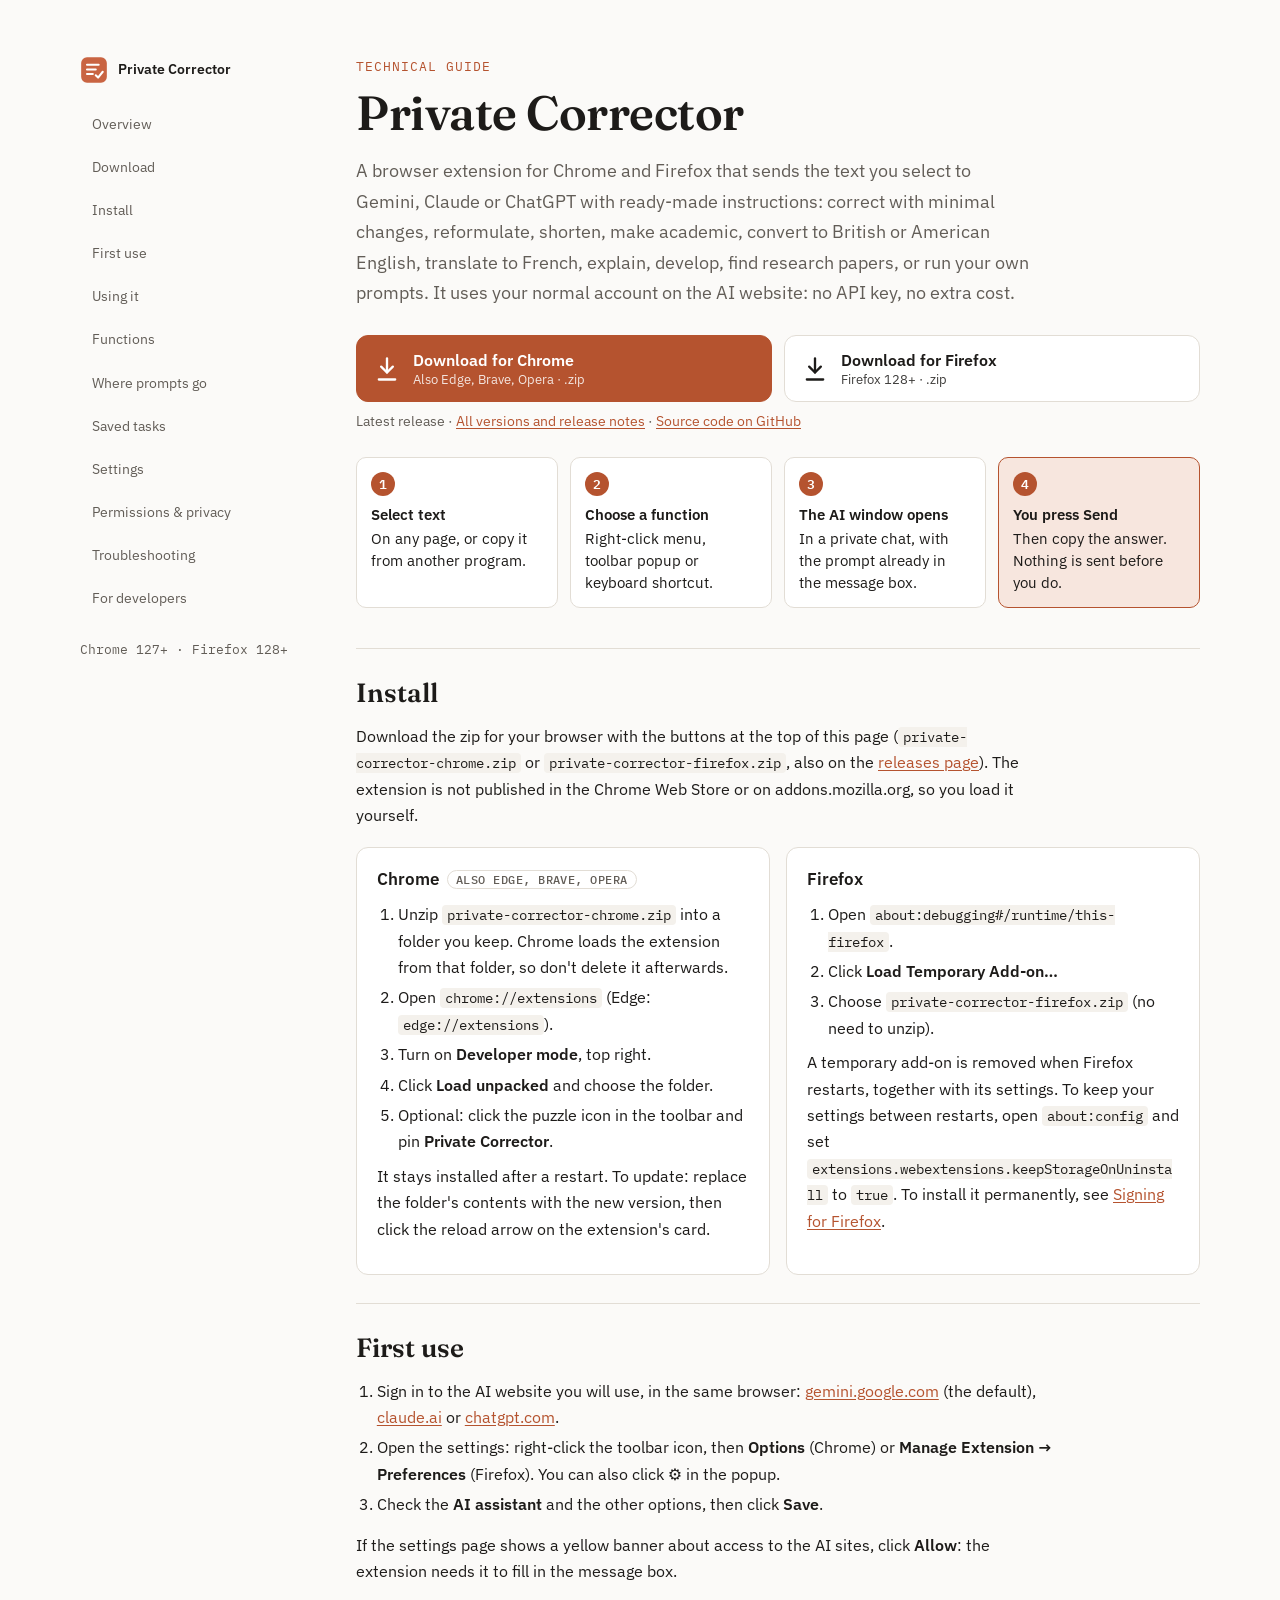
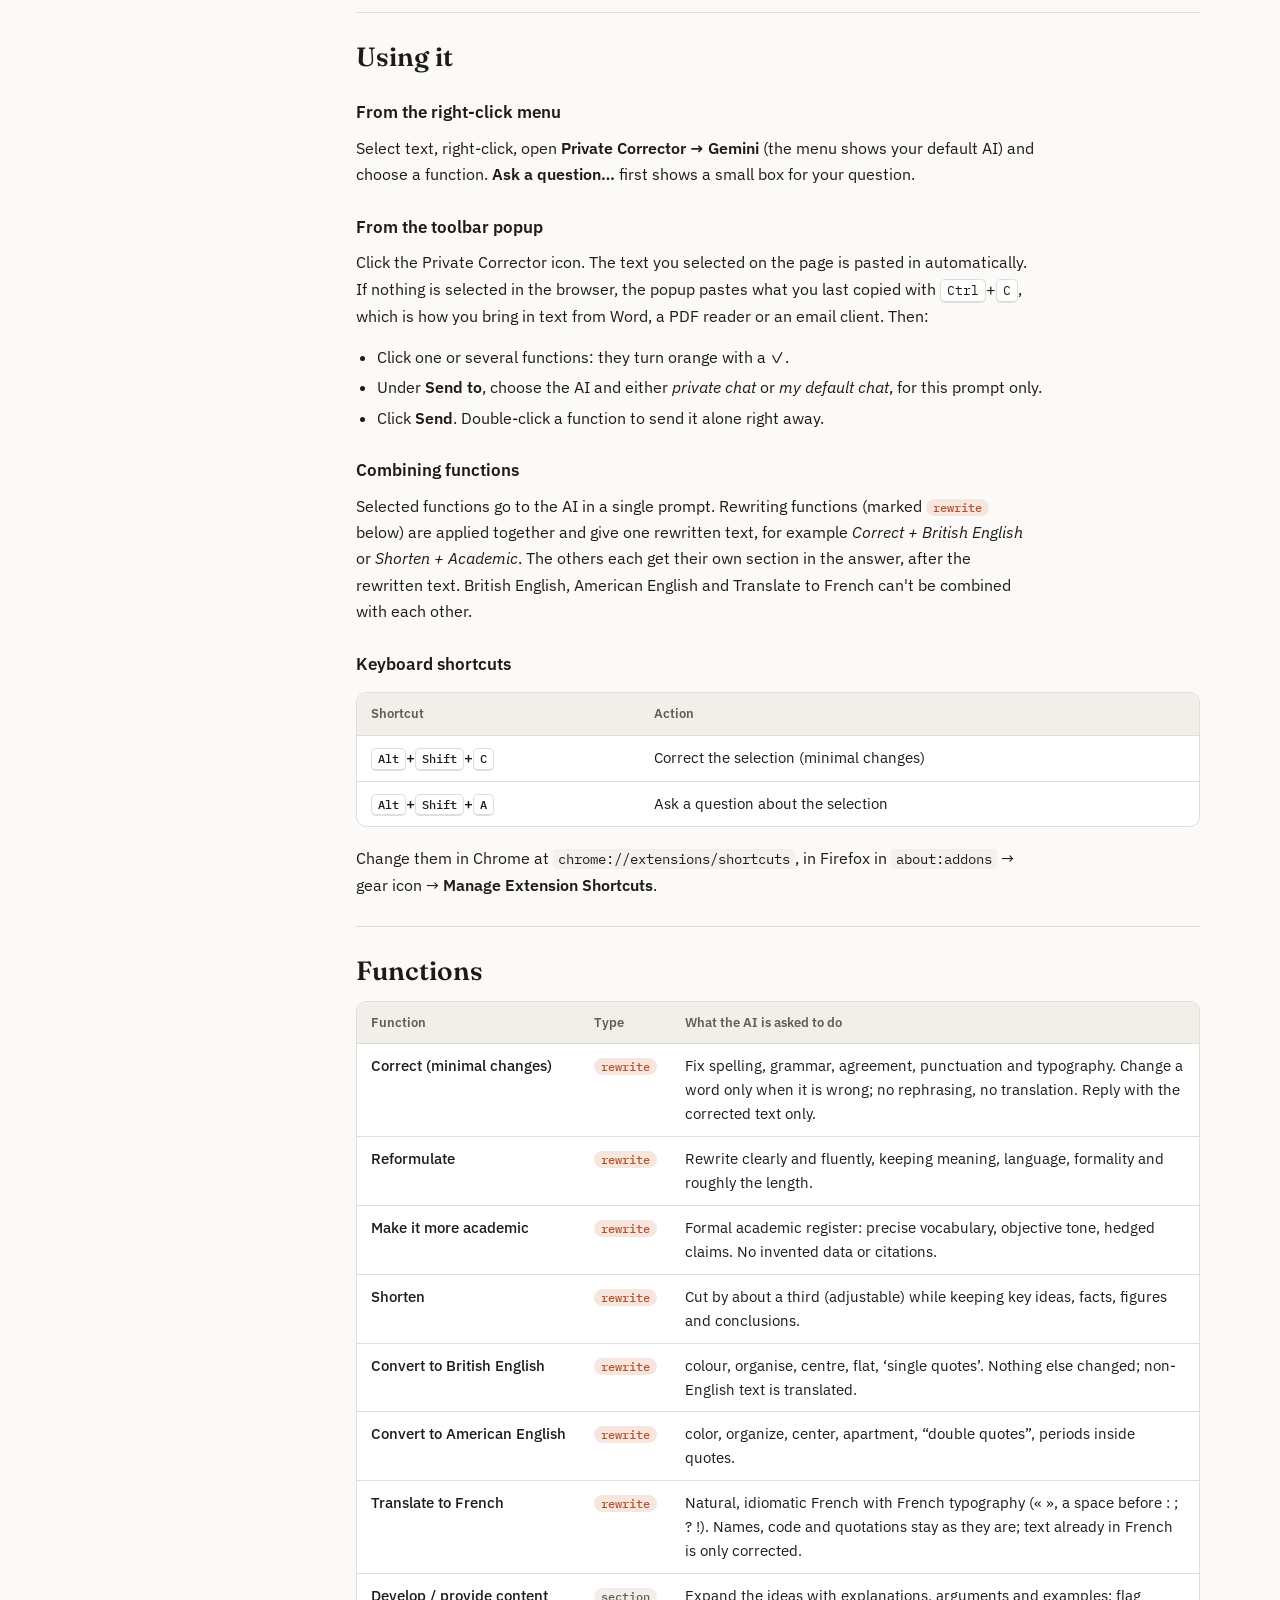
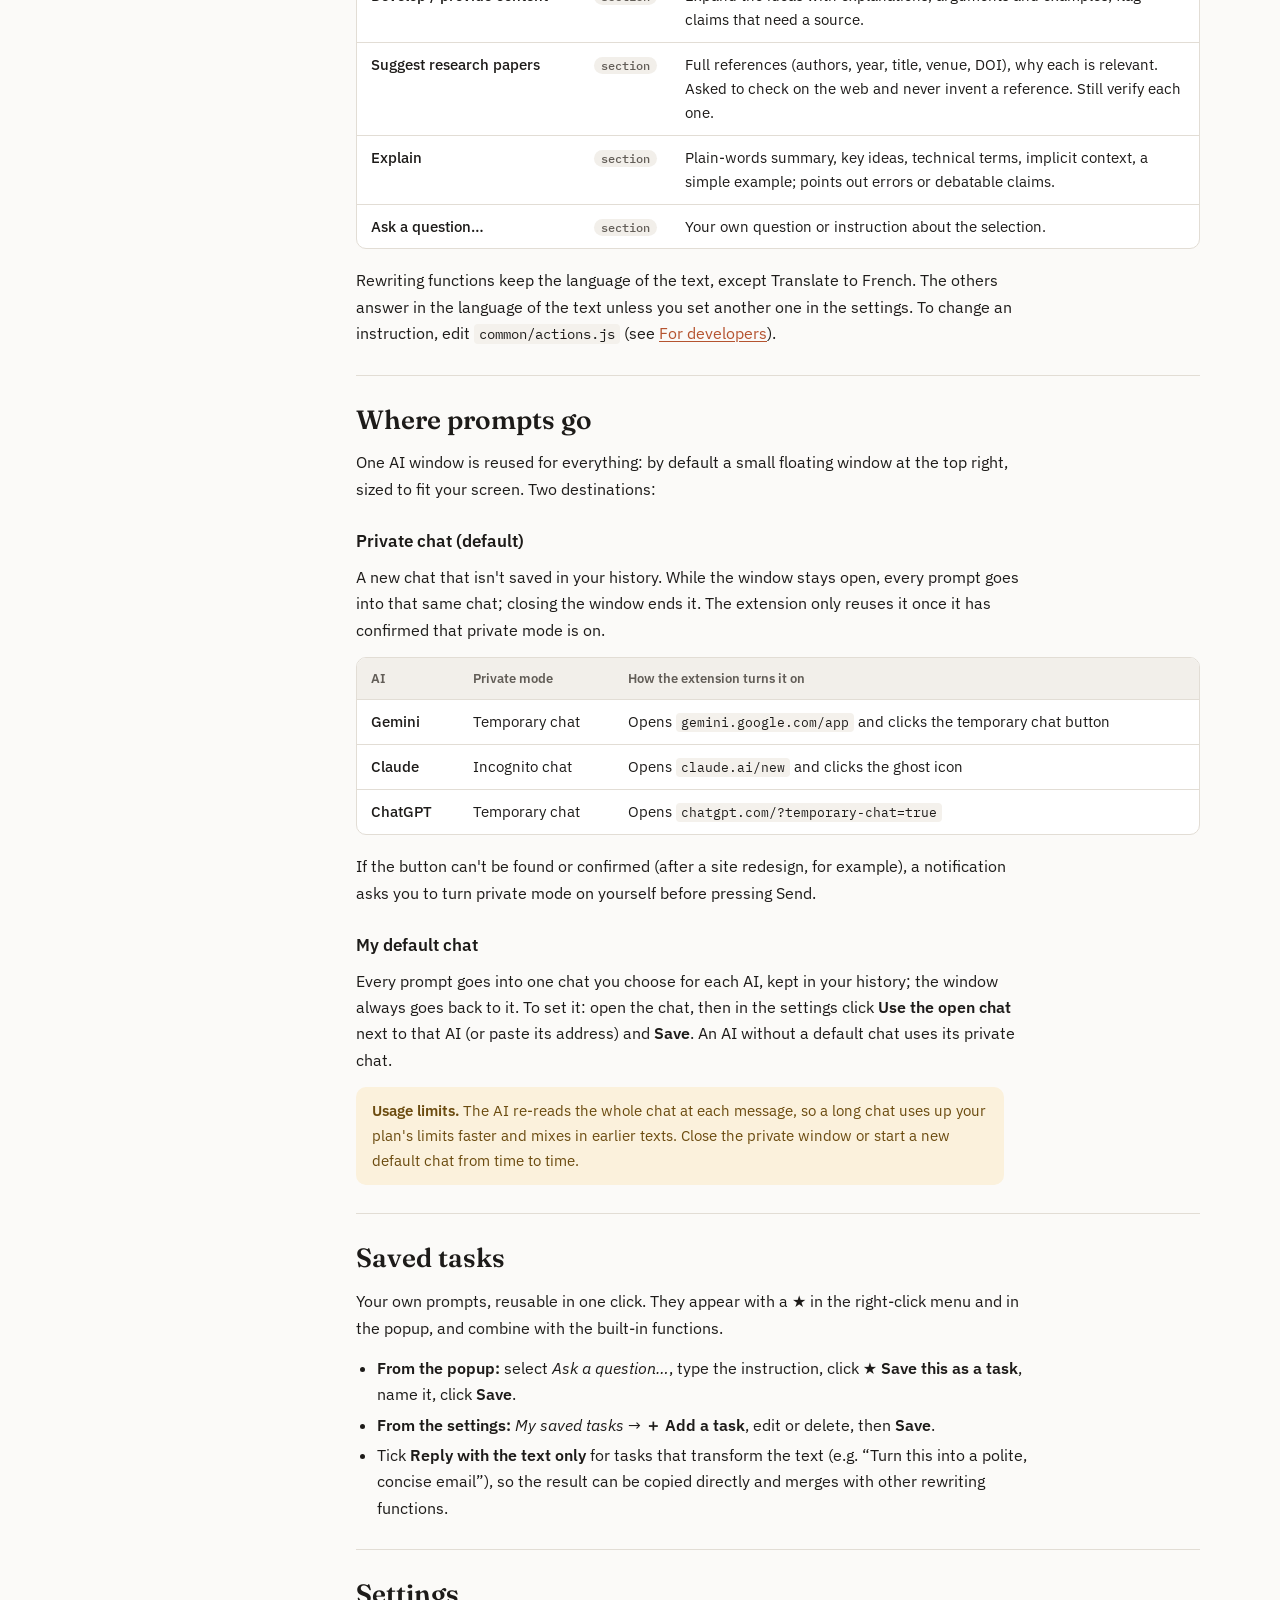
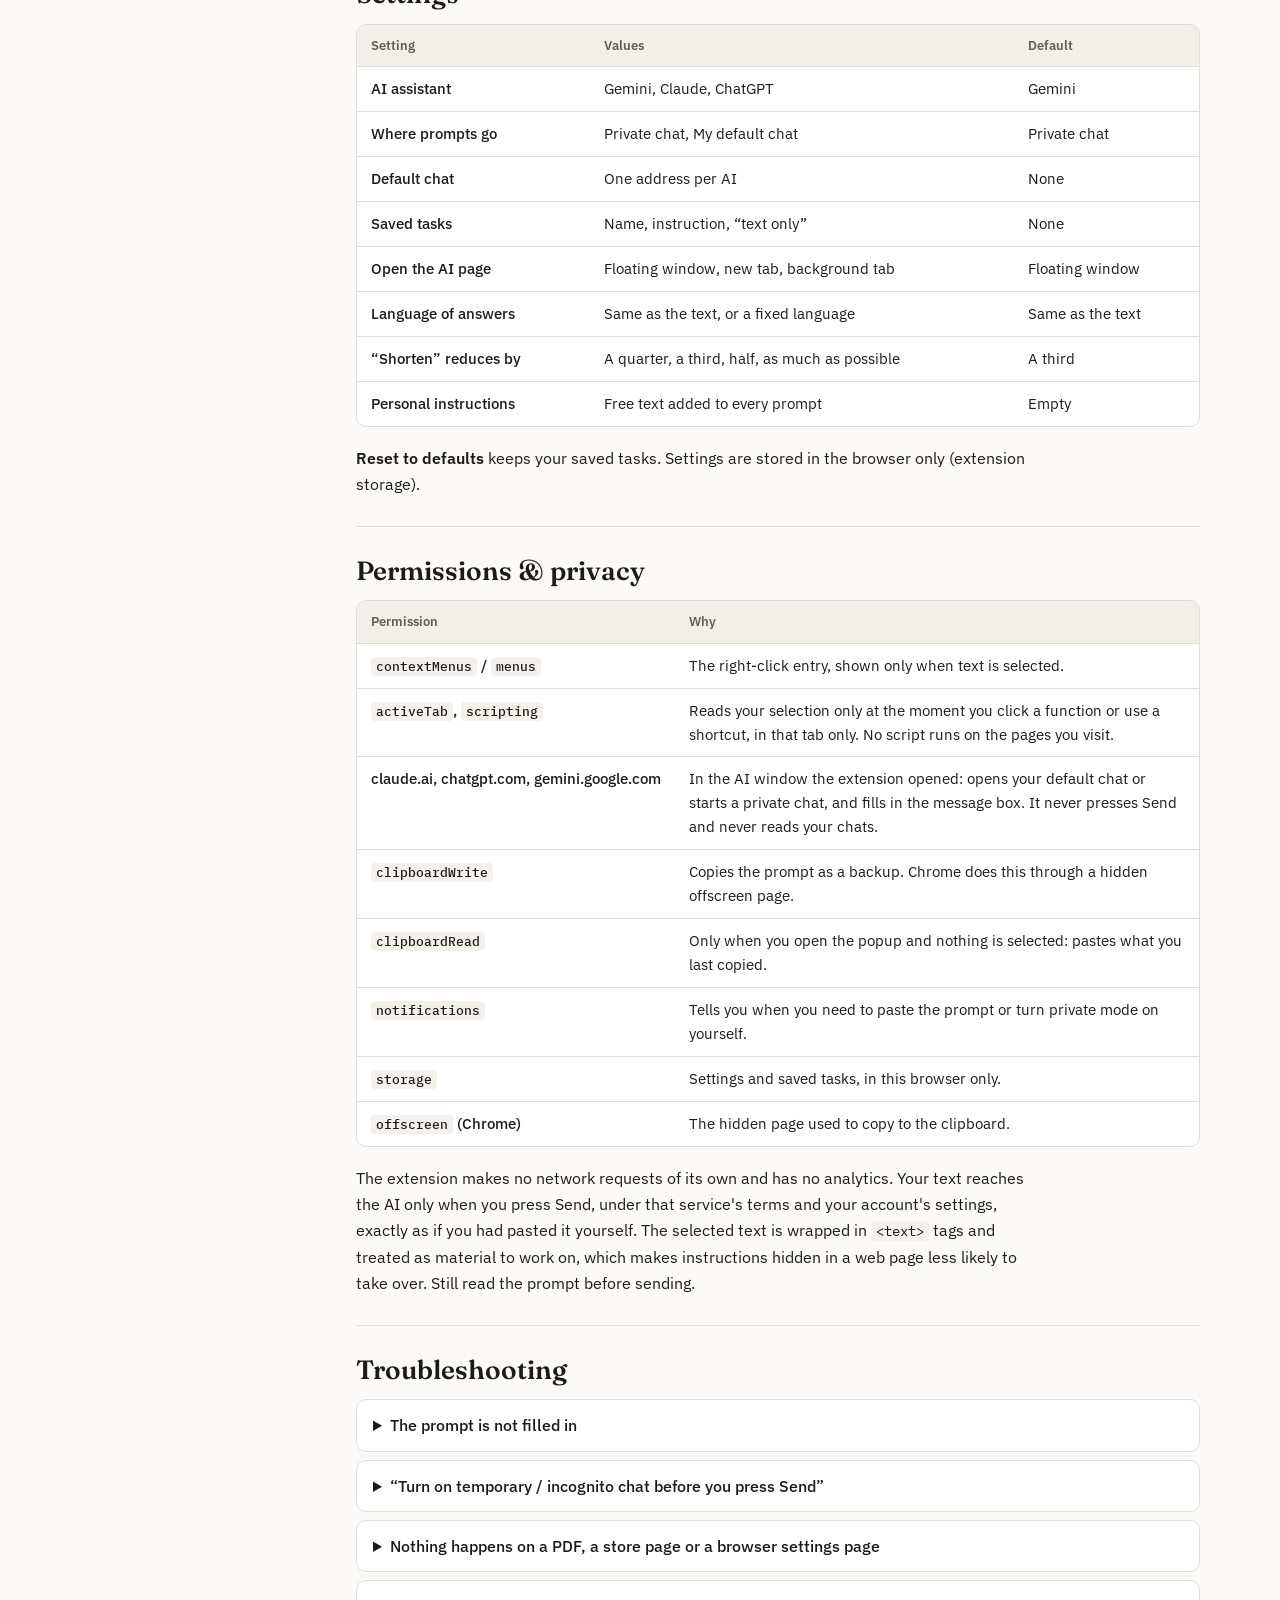
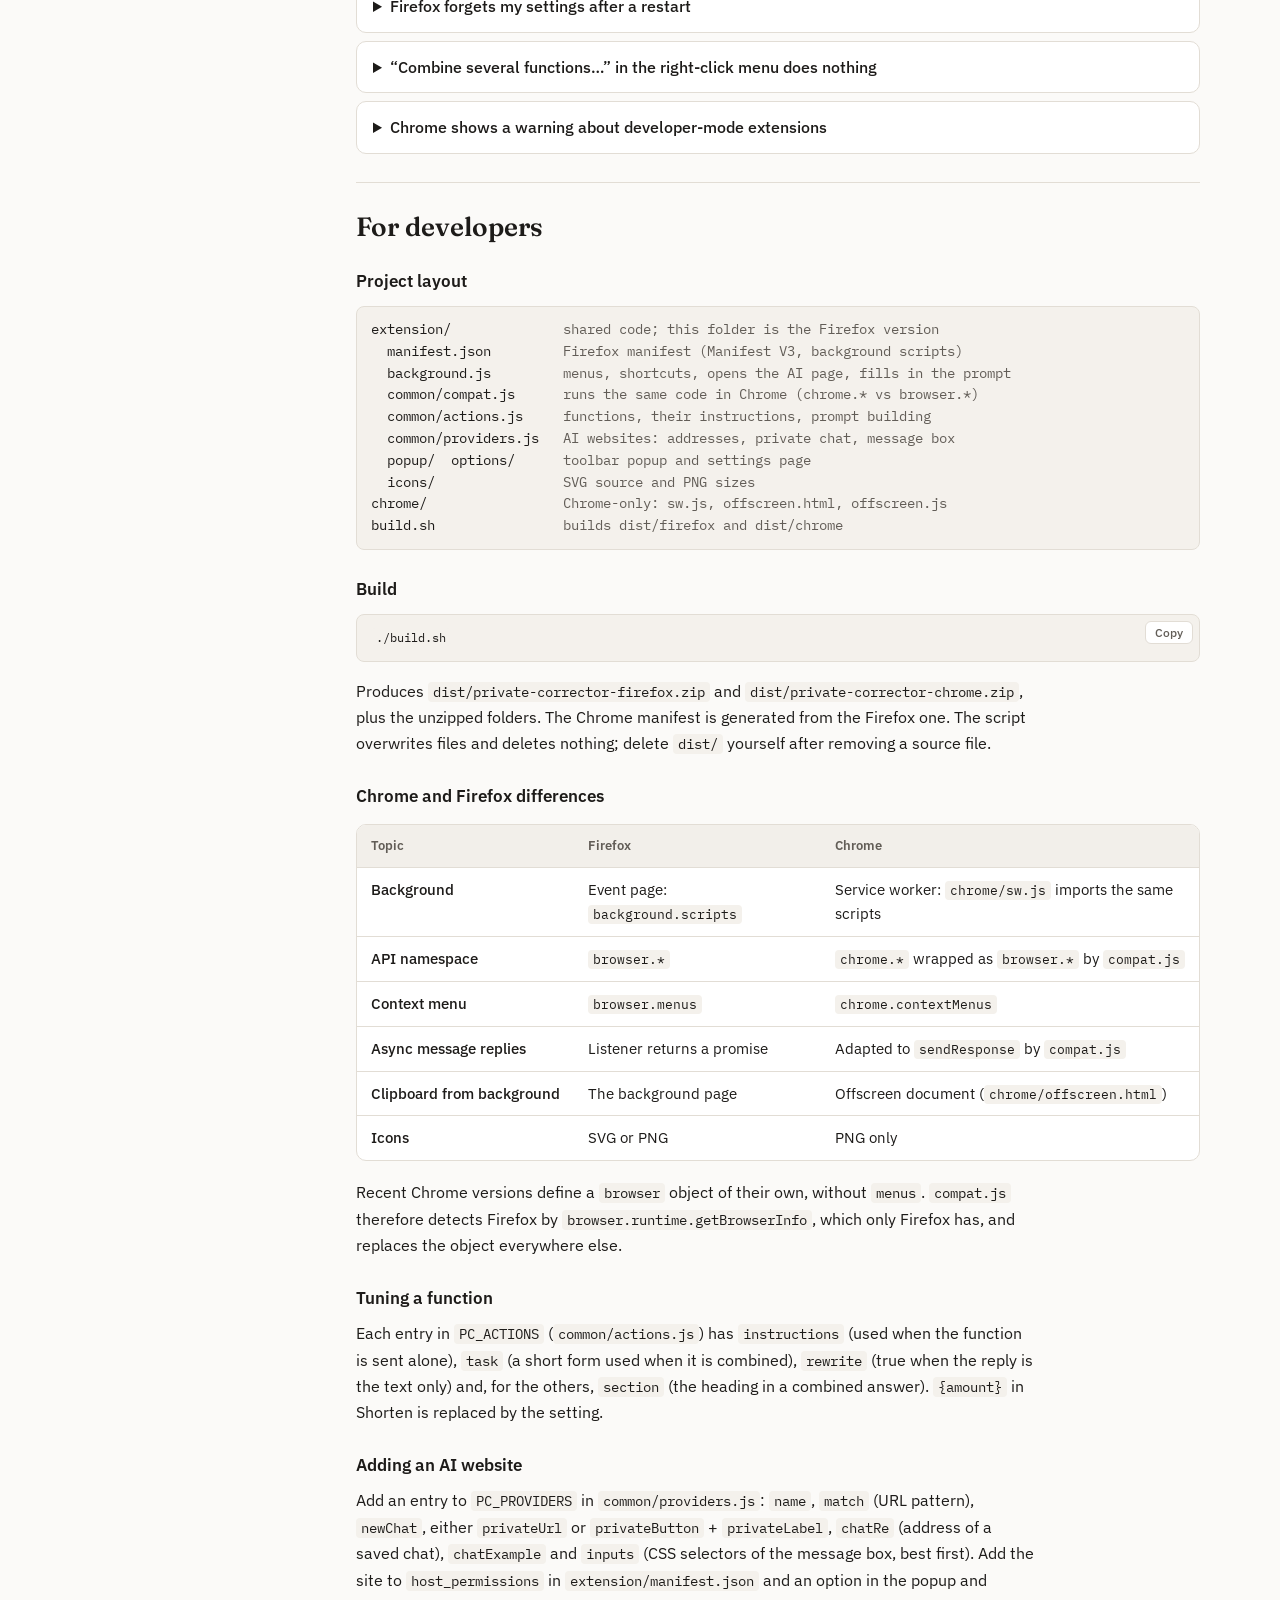
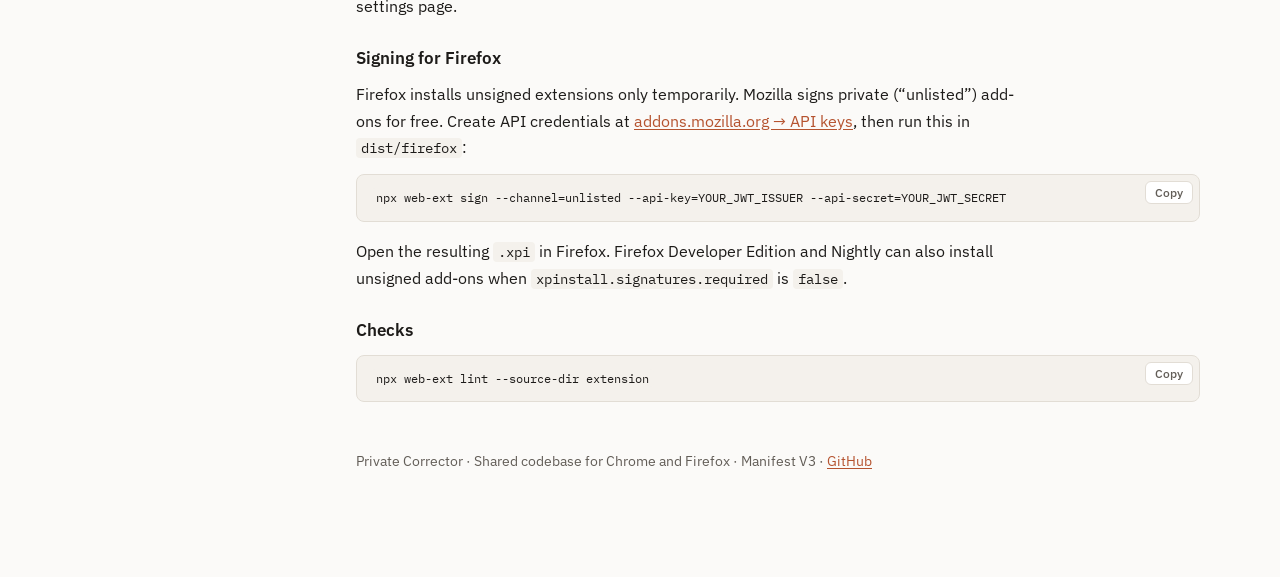
<file: docs/index.html>
<!doctype html>
<html lang="en">
<head>
<meta charset="utf-8">
<meta name="viewport" content="width=device-width, initial-scale=1, viewport-fit=cover">
<meta name="description" content="Download and documentation for Private Corrector, a Chrome and Firefox extension that sends selected text to Gemini, Claude or ChatGPT.">
<link rel="icon" href="icon.svg" type="image/svg+xml">
<title>Private Corrector Guide</title>
<link rel="preconnect" href="https://fonts.googleapis.com">
<link rel="stylesheet" href="https://fonts.googleapis.com/css2?family=IBM+Plex+Sans:wght@400;500;600&family=IBM+Plex+Mono:wght@400;500&family=Fraunces:opsz,wght@9..144,600&display=swap">
<style>
/* Layout: technical manual. Sticky table of contents on the left (desktop), one reading column on the right; stacks on phones. */
:root {
  --bg: #fbfaf8;
  --surface: #ffffff;
  --sunken: #f2efea;
  --fg: #1d1b19;
  --muted: #625d57;
  --line: #e2ddd5;
  --accent: #b5532f;
  --accent-soft: #f7e6de;
  --ok: #2f6b3e;
  --warn-bg: #fbf1dc;
  --warn-fg: #6b4b0f;
  --code-bg: #f4f1ec;
  --font-display: "Fraunces", Georgia, "Times New Roman", serif;
  --font-body: "IBM Plex Sans", system-ui, -apple-system, "Segoe UI", sans-serif;
  --font-mono: "IBM Plex Mono", ui-monospace, "SFMono-Regular", Menlo, monospace;
}
@media (prefers-color-scheme: dark) {
  :root:not([data-theme="light"]) {
    --bg: #171615; --surface: #1f1d1b; --sunken: #262421; --fg: #ece8e2; --muted: #a59e95;
    --line: #36322e; --accent: #e3825d; --accent-soft: #3a2820; --ok: #8fd19e;
    --warn-bg: #3a3020; --warn-fg: #f0d49a; --code-bg: #24221f; color-scheme: dark;
  }
}
:root[data-theme="dark"] {
  --bg: #171615; --surface: #1f1d1b; --sunken: #262421; --fg: #ece8e2; --muted: #a59e95;
  --line: #36322e; --accent: #e3825d; --accent-soft: #3a2820; --ok: #8fd19e;
  --warn-bg: #3a3020; --warn-fg: #f0d49a; --code-bg: #24221f; color-scheme: dark;
}

* { box-sizing: border-box; }
html { scroll-behavior: smooth; }
@media (prefers-reduced-motion: reduce) { html { scroll-behavior: auto; } }
body {
  background: var(--bg);
  color: var(--fg);
  font: 16px/1.65 var(--font-body);
  padding-left: max(16px, env(safe-area-inset-left, 0px));
  padding-right: max(16px, env(safe-area-inset-right, 0px));
}
a { color: var(--accent); text-underline-offset: 2px; }
a:focus-visible, button:focus-visible { outline: 2px solid var(--accent); outline-offset: 2px; border-radius: 4px; }

.wrap {
  max-width: 1120px;
  margin: 0 auto;
  display: grid;
  grid-template-columns: 220px minmax(0, 1fr);
  gap: 56px;
  padding-block: 48px 96px;
}
@media (max-width: 860px) {
  .wrap { grid-template-columns: minmax(0, 1fr); gap: 24px; padding-block: 28px 64px; }
}

/* Table of contents */
nav.toc { position: sticky; top: calc(env(safe-area-inset-top, 0px) + 24px); align-self: start; font-size: 14px; }
nav.toc .brand { display: flex; align-items: center; gap: 10px; margin-bottom: 20px; font-weight: 600; }
nav.toc .brand img { width: 28px; height: 28px; }
nav.toc ol { list-style: none; margin: 0; padding: 0; display: grid; gap: 2px; counter-reset: toc; }
nav.toc li a {
  display: block; padding: 5px 10px; border-radius: 6px; color: var(--muted); text-decoration: none;
  border-left: 2px solid transparent;
}
nav.toc li a:hover { color: var(--fg); background: var(--sunken); }
nav.toc .ver { margin-top: 20px; color: var(--muted); font-size: 12.5px; font-family: var(--font-mono); }
@media (max-width: 860px) {
  nav.toc { position: static; }
  nav.toc ol { grid-template-columns: repeat(2, minmax(0, 1fr)); }
  nav.toc .ver { display: none; }
}

main { min-width: 0; }
header.hero { margin-bottom: 40px; }
.eyebrow { font-family: var(--font-mono); font-size: 12.5px; letter-spacing: .08em; text-transform: uppercase; color: var(--accent); margin: 0 0 10px; }
h1 { font-family: var(--font-display); font-weight: 600; font-size: clamp(2.1rem, 5vw, 3rem); line-height: 1.1; margin: 0 0 16px; text-wrap: balance; letter-spacing: -.01em; }
.lede { font-size: 1.15rem; color: var(--muted); max-width: 62ch; margin: 0; }

section { padding-top: 28px; margin-top: 28px; border-top: 1px solid var(--line); scroll-margin-top: 16px; }
h2 { font-family: var(--font-display); font-weight: 600; font-size: 1.65rem; line-height: 1.2; margin: 0 0 14px; text-wrap: balance; }
h3 { font-size: 1.05rem; font-weight: 600; margin: 26px 0 8px; }
p, li { max-width: 68ch; }
p { margin: 0 0 14px; }
ul, ol { margin: 0 0 14px; padding-left: 1.3em; }
li { margin: 4px 0; }
strong { font-weight: 600; }

code, kbd, pre { font-family: var(--font-mono); font-size: .88em; }
code { background: var(--code-bg); padding: 1px 5px; border-radius: 4px; overflow-wrap: anywhere; }
kbd {
  display: inline-block; padding: 1px 6px; border: 1px solid var(--line); border-bottom-width: 2px;
  border-radius: 5px; background: var(--surface); font-size: .82em; line-height: 1.5; white-space: nowrap;
}

/* The flow: a real sequence, so it is numbered */
.flow { display: grid; grid-template-columns: repeat(4, minmax(0, 1fr)); gap: 12px; margin: 24px 0 8px; padding: 0; list-style: none; counter-reset: step; }
.flow li { max-width: none; margin: 0; background: var(--surface); border: 1px solid var(--line); border-radius: 10px; padding: 14px; font-size: 14.5px; line-height: 1.5; counter-increment: step; }
.flow li::before { content: counter(step); display: inline-grid; place-items: center; width: 24px; height: 24px; border-radius: 50%; background: var(--accent); color: #fff; font: 600 12.5px var(--font-mono); margin-bottom: 8px; }
.flow b { display: block; font-weight: 600; margin-bottom: 2px; }
.flow .you { border-color: var(--accent); background: var(--accent-soft); }
@media (max-width: 720px) { .flow { grid-template-columns: repeat(2, minmax(0, 1fr)); } }
@media (max-width: 420px) { .flow { grid-template-columns: minmax(0, 1fr); } }

/* Two install columns */
.cols { display: grid; grid-template-columns: repeat(2, minmax(0, 1fr)); gap: 16px; margin: 18px 0; }
@media (max-width: 720px) { .cols { grid-template-columns: minmax(0, 1fr); } }
.panel { background: var(--surface); border: 1px solid var(--line); border-radius: 12px; padding: 18px 20px; min-width: 0; }
.panel h3 { margin-top: 0; display: flex; align-items: center; gap: 8px; }
.panel ol { margin-bottom: 8px; }
.tag { font: 500 11.5px var(--font-mono); letter-spacing: .04em; text-transform: uppercase; color: var(--muted); border: 1px solid var(--line); border-radius: 999px; padding: 1px 8px; }

/* Downloads */
.downloads { display: grid; grid-template-columns: repeat(2, minmax(0, 1fr)); gap: 12px; margin: 28px 0 6px; }
@media (max-width: 560px) { .downloads { grid-template-columns: minmax(0, 1fr); } }
.dl {
  display: flex; align-items: center; gap: 12px; padding: 14px 16px; border-radius: 12px; text-decoration: none;
  background: var(--accent); color: #fff; border: 1px solid var(--accent); min-width: 0;
}
.dl:hover { filter: brightness(1.06); }
.dl.alt { background: var(--surface); color: var(--fg); border-color: var(--line); }
.dl.alt:hover { border-color: var(--accent); filter: none; }
.dl svg { width: 28px; height: 28px; flex: none; }
.dl span { display: flex; flex-direction: column; line-height: 1.3; min-width: 0; }
.dl b { font-weight: 600; }
.dl small { font-size: 12.5px; opacity: .85; }
.dl-more { font-size: 14px; color: var(--muted); margin: 8px 0 0; }

/* Tables */
.table { overflow-x: auto; margin: 14px 0 18px; border: 1px solid var(--line); border-radius: 10px; background: var(--surface); }
table { border-collapse: collapse; width: 100%; font-size: 14.5px; }
th, td { text-align: left; vertical-align: top; padding: 10px 14px; border-bottom: 1px solid var(--line); }
tr:last-child td { border-bottom: none; }
th { font-weight: 600; font-size: 13px; color: var(--muted); background: var(--sunken); white-space: nowrap; }
td:first-child { font-weight: 500; white-space: nowrap; }
.pill { display: inline-block; font: 500 11.5px var(--font-mono); padding: 1px 7px; border-radius: 999px; white-space: nowrap; }
.pill.rw { background: var(--accent-soft); color: var(--accent); }
.pill.sec { background: var(--sunken); color: var(--muted); }

/* Callouts */
.note { background: var(--warn-bg); color: var(--warn-fg); border-radius: 10px; padding: 12px 16px; margin: 14px 0 18px; font-size: 15px; max-width: 72ch; }
.note p { margin: 0; max-width: none; }
.note strong { color: inherit; }

/* Code blocks with a copy button */
.code { position: relative; margin: 10px 0 16px; min-width: 0; }
.code pre { margin: 0; background: var(--code-bg); border: 1px solid var(--line); border-radius: 8px; padding: 12px 14px; padding-right: 74px; overflow-x: auto; line-height: 1.55; }
.copy {
  position: absolute; top: 7px; right: 7px; font: 500 12px var(--font-body); color: var(--muted);
  background: var(--surface); border: 1px solid var(--line); border-radius: 6px; padding: 3px 9px; cursor: pointer;
}
.copy:hover { color: var(--fg); border-color: var(--accent); }

/* Troubleshooting */
details { border: 1px solid var(--line); border-radius: 10px; background: var(--surface); margin: 8px 0; }
details summary { cursor: pointer; padding: 12px 16px; font-weight: 500; list-style-position: inside; }
details[open] summary { border-bottom: 1px solid var(--line); }
details > div { padding: 12px 16px 4px; }

.tree { line-height: 1.6; }
.tree .c { color: var(--muted); }
footer { margin-top: 48px; color: var(--muted); font-size: 13.5px; }
</style>
</head>
<body>

<div class="wrap">
  <nav class="toc" aria-label="Contents">
    <div class="brand">
      <img alt="" src="data:image/svg+xml,%3Csvg xmlns='http://www.w3.org/2000/svg' viewBox='0 0 96 96'%3E%3Crect x='4' y='4' width='88' height='88' rx='20' fill='%23c96442'/%3E%3Cpath d='M24 30h40M24 46h30M24 62h20' stroke='%23fff' stroke-width='7' stroke-linecap='round'/%3E%3Cpath d='M54 66l8 8 16-20' stroke='%23fff' stroke-width='7' fill='none' stroke-linecap='round' stroke-linejoin='round'/%3E%3C/svg%3E">
      Private Corrector
    </div>
    <ol>
      <li><a href="#overview">Overview</a></li>
      <li><a href="#download">Download</a></li>
      <li><a href="#install">Install</a></li>
      <li><a href="#first-use">First use</a></li>
      <li><a href="#using">Using it</a></li>
      <li><a href="#functions">Functions</a></li>
      <li><a href="#destinations">Where prompts go</a></li>
      <li><a href="#tasks">Saved tasks</a></li>
      <li><a href="#settings">Settings</a></li>
      <li><a href="#privacy">Permissions &amp; privacy</a></li>
      <li><a href="#troubleshooting">Troubleshooting</a></li>
      <li><a href="#developers">For developers</a></li>
    </ol>
    <p class="ver">Chrome 127+ · Firefox 128+</p>
  </nav>

  <main>
    <header class="hero" id="overview">
      <p class="eyebrow">Technical guide</p>
      <h1>Private Corrector</h1>
      <p class="lede">A browser extension for Chrome and Firefox that sends the text you select to Gemini, Claude or ChatGPT with ready-made instructions: correct with minimal changes, reformulate, shorten, make academic, convert to British or American English, translate to French, explain, develop, find research papers, or run your own prompts. It uses your normal account on the AI website: no API key, no extra cost.</p>

      <div class="downloads" id="download">
        <a class="dl" href="https://github.com/0hran/Private-corrector/releases/latest/download/private-corrector-chrome.zip">
          <svg viewBox="0 0 24 24" fill="none" stroke="currentColor" stroke-width="2" stroke-linecap="round" stroke-linejoin="round" aria-hidden="true"><path d="M12 3v12"/><path d="m7 10 5 5 5-5"/><path d="M5 21h14"/></svg>
          <span><b>Download for Chrome</b><small>Also Edge, Brave, Opera · .zip</small></span>
        </a>
        <a class="dl alt" href="https://github.com/0hran/Private-corrector/releases/latest/download/private-corrector-firefox.zip">
          <svg viewBox="0 0 24 24" fill="none" stroke="currentColor" stroke-width="2" stroke-linecap="round" stroke-linejoin="round" aria-hidden="true"><path d="M12 3v12"/><path d="m7 10 5 5 5-5"/><path d="M5 21h14"/></svg>
          <span><b>Download for Firefox</b><small>Firefox 128+ · .zip</small></span>
        </a>
      </div>
      <p class="dl-more">Latest release · <a href="https://github.com/0hran/Private-corrector/releases">All versions and release notes</a> · <a href="https://github.com/0hran/Private-corrector">Source code on GitHub</a></p>

      <ol class="flow" aria-label="How it works">
        <li><b>Select text</b>On any page, or copy it from another program.</li>
        <li><b>Choose a function</b>Right-click menu, toolbar popup or keyboard shortcut.</li>
        <li><b>The AI window opens</b>In a private chat, with the prompt already in the message box.</li>
        <li class="you"><b>You press Send</b>Then copy the answer. Nothing is sent before you do.</li>
      </ol>
    </header>

    <section id="install">
      <h2>Install</h2>
      <p>Download the zip for your browser with the buttons at the top of this page (<code>private-corrector-chrome.zip</code> or <code>private-corrector-firefox.zip</code>, also on the <a href="https://github.com/0hran/Private-corrector/releases">releases page</a>). The extension is not published in the Chrome Web Store or on addons.mozilla.org, so you load it yourself.</p>

      <div class="cols">
        <div class="panel">
          <h3>Chrome <span class="tag">also Edge, Brave, Opera</span></h3>
          <ol>
            <li>Unzip <code>private-corrector-chrome.zip</code> into a folder you keep. Chrome loads the extension from that folder, so don't delete it afterwards.</li>
            <li>Open <code>chrome://extensions</code> (Edge: <code>edge://extensions</code>).</li>
            <li>Turn on <strong>Developer mode</strong>, top right.</li>
            <li>Click <strong>Load unpacked</strong> and choose the folder.</li>
            <li>Optional: click the puzzle icon in the toolbar and pin <strong>Private Corrector</strong>.</li>
          </ol>
          <p>It stays installed after a restart. To update: replace the folder's contents with the new version, then click the reload arrow on the extension's card.</p>
        </div>
        <div class="panel">
          <h3>Firefox</h3>
          <ol>
            <li>Open <code>about:debugging#/runtime/this-firefox</code>.</li>
            <li>Click <strong>Load Temporary Add-on…</strong></li>
            <li>Choose <code>private-corrector-firefox.zip</code> (no need to unzip).</li>
          </ol>
          <p>A temporary add-on is removed when Firefox restarts, together with its settings. To keep your settings between restarts, open <code>about:config</code> and set <code>extensions.webextensions.keepStorageOnUninstall</code> to <code>true</code>. To install it permanently, see <a href="#sign-firefox">Signing for Firefox</a>.</p>
        </div>
      </div>
    </section>

    <section id="first-use">
      <h2>First use</h2>
      <ol>
        <li>Sign in to the AI website you will use, in the same browser: <a href="https://gemini.google.com" target="_blank" rel="noopener">gemini.google.com</a> (the default), <a href="https://claude.ai" target="_blank" rel="noopener">claude.ai</a> or <a href="https://chatgpt.com" target="_blank" rel="noopener">chatgpt.com</a>.</li>
        <li>Open the settings: right-click the toolbar icon, then <strong>Options</strong> (Chrome) or <strong>Manage Extension → Preferences</strong> (Firefox). You can also click ⚙ in the popup.</li>
        <li>Check the <strong>AI assistant</strong> and the other options, then click <strong>Save</strong>.</li>
      </ol>
      <p>If the settings page shows a yellow banner about access to the AI sites, click <strong>Allow</strong>: the extension needs it to fill in the message box.</p>
    </section>

    <section id="using">
      <h2>Using it</h2>

      <h3>From the right-click menu</h3>
      <p>Select text, right-click, open <strong>Private Corrector → Gemini</strong> (the menu shows your default AI) and choose a function. <strong>Ask a question…</strong> first shows a small box for your question.</p>

      <h3>From the toolbar popup</h3>
      <p>Click the Private Corrector icon. The text you selected on the page is pasted in automatically. If nothing is selected in the browser, the popup pastes what you last copied with <kbd>Ctrl</kbd>+<kbd>C</kbd>, which is how you bring in text from Word, a PDF reader or an email client. Then:</p>
      <ul>
        <li>Click one or several functions: they turn orange with a ✓.</li>
        <li>Under <strong>Send to</strong>, choose the AI and either <em>private chat</em> or <em>my default chat</em>, for this prompt only.</li>
        <li>Click <strong>Send</strong>. Double-click a function to send it alone right away.</li>
      </ul>

      <h3>Combining functions</h3>
      <p>Selected functions go to the AI in a single prompt. Rewriting functions (marked <span class="pill rw">rewrite</span> below) are applied together and give one rewritten text, for example <em>Correct + British English</em> or <em>Shorten + Academic</em>. The others each get their own section in the answer, after the rewritten text. British English, American English and Translate to French can't be combined with each other.</p>

      <h3>Keyboard shortcuts</h3>
      <div class="table"><table>
        <thead><tr><th>Shortcut</th><th>Action</th></tr></thead>
        <tbody>
          <tr><td><kbd>Alt</kbd>+<kbd>Shift</kbd>+<kbd>C</kbd></td><td>Correct the selection (minimal changes)</td></tr>
          <tr><td><kbd>Alt</kbd>+<kbd>Shift</kbd>+<kbd>A</kbd></td><td>Ask a question about the selection</td></tr>
        </tbody>
      </table></div>
      <p>Change them in Chrome at <code>chrome://extensions/shortcuts</code>, in Firefox in <code>about:addons</code> → gear icon → <strong>Manage Extension Shortcuts</strong>.</p>
    </section>

    <section id="functions">
      <h2>Functions</h2>
      <div class="table"><table>
        <thead><tr><th>Function</th><th>Type</th><th>What the AI is asked to do</th></tr></thead>
        <tbody>
          <tr><td>Correct (minimal changes)</td><td><span class="pill rw">rewrite</span></td><td>Fix spelling, grammar, agreement, punctuation and typography. Change a word only when it is wrong; no rephrasing, no translation. Reply with the corrected text only.</td></tr>
          <tr><td>Reformulate</td><td><span class="pill rw">rewrite</span></td><td>Rewrite clearly and fluently, keeping meaning, language, formality and roughly the length.</td></tr>
          <tr><td>Make it more academic</td><td><span class="pill rw">rewrite</span></td><td>Formal academic register: precise vocabulary, objective tone, hedged claims. No invented data or citations.</td></tr>
          <tr><td>Shorten</td><td><span class="pill rw">rewrite</span></td><td>Cut by about a third (adjustable) while keeping key ideas, facts, figures and conclusions.</td></tr>
          <tr><td>Convert to British English</td><td><span class="pill rw">rewrite</span></td><td>colour, organise, centre, flat, ‘single quotes’. Nothing else changed; non-English text is translated.</td></tr>
          <tr><td>Convert to American English</td><td><span class="pill rw">rewrite</span></td><td>color, organize, center, apartment, “double quotes”, periods inside quotes.</td></tr>
          <tr><td>Translate to French</td><td><span class="pill rw">rewrite</span></td><td>Natural, idiomatic French with French typography (« », a space before : ; ? !). Names, code and quotations stay as they are; text already in French is only corrected.</td></tr>
          <tr><td>Develop / provide content</td><td><span class="pill sec">section</span></td><td>Expand the ideas with explanations, arguments and examples; flag claims that need a source.</td></tr>
          <tr><td>Suggest research papers</td><td><span class="pill sec">section</span></td><td>Full references (authors, year, title, venue, DOI), why each is relevant. Asked to check on the web and never invent a reference. Still verify each one.</td></tr>
          <tr><td>Explain</td><td><span class="pill sec">section</span></td><td>Plain-words summary, key ideas, technical terms, implicit context, a simple example; points out errors or debatable claims.</td></tr>
          <tr><td>Ask a question…</td><td><span class="pill sec">section</span></td><td>Your own question or instruction about the selection.</td></tr>
        </tbody>
      </table></div>
      <p>Rewriting functions keep the language of the text, except Translate to French. The others answer in the language of the text unless you set another one in the settings. To change an instruction, edit <code>common/actions.js</code> (see <a href="#developers">For developers</a>).</p>
    </section>

    <section id="destinations">
      <h2>Where prompts go</h2>
      <p>One AI window is reused for everything: by default a small floating window at the top right, sized to fit your screen. Two destinations:</p>
      <h3>Private chat (default)</h3>
      <p>A new chat that isn't saved in your history. While the window stays open, every prompt goes into that same chat; closing the window ends it. The extension only reuses it once it has confirmed that private mode is on.</p>
      <div class="table"><table>
        <thead><tr><th>AI</th><th>Private mode</th><th>How the extension turns it on</th></tr></thead>
        <tbody>
          <tr><td>Gemini</td><td>Temporary chat</td><td>Opens <code>gemini.google.com/app</code> and clicks the temporary chat button</td></tr>
          <tr><td>Claude</td><td>Incognito chat</td><td>Opens <code>claude.ai/new</code> and clicks the ghost icon</td></tr>
          <tr><td>ChatGPT</td><td>Temporary chat</td><td>Opens <code>chatgpt.com/?temporary-chat=true</code></td></tr>
        </tbody>
      </table></div>
      <p>If the button can't be found or confirmed (after a site redesign, for example), a notification asks you to turn private mode on yourself before pressing Send.</p>
      <h3>My default chat</h3>
      <p>Every prompt goes into one chat you choose for each AI, kept in your history; the window always goes back to it. To set it: open the chat, then in the settings click <strong>Use the open chat</strong> next to that AI (or paste its address) and <strong>Save</strong>. An AI without a default chat uses its private chat.</p>
      <div class="note"><p><strong>Usage limits.</strong> The AI re-reads the whole chat at each message, so a long chat uses up your plan's limits faster and mixes in earlier texts. Close the private window or start a new default chat from time to time.</p></div>
    </section>

    <section id="tasks">
      <h2>Saved tasks</h2>
      <p>Your own prompts, reusable in one click. They appear with a ★ in the right-click menu and in the popup, and combine with the built-in functions.</p>
      <ul>
        <li><strong>From the popup:</strong> select <em>Ask a question…</em>, type the instruction, click <strong>★ Save this as a task</strong>, name it, click <strong>Save</strong>.</li>
        <li><strong>From the settings:</strong> <em>My saved tasks</em> → <strong>＋ Add a task</strong>, edit or delete, then <strong>Save</strong>.</li>
        <li>Tick <strong>Reply with the text only</strong> for tasks that transform the text (e.g. “Turn this into a polite, concise email”), so the result can be copied directly and merges with other rewriting functions.</li>
      </ul>
    </section>

    <section id="settings">
      <h2>Settings</h2>
      <div class="table"><table>
        <thead><tr><th>Setting</th><th>Values</th><th>Default</th></tr></thead>
        <tbody>
          <tr><td>AI assistant</td><td>Gemini, Claude, ChatGPT</td><td>Gemini</td></tr>
          <tr><td>Where prompts go</td><td>Private chat, My default chat</td><td>Private chat</td></tr>
          <tr><td>Default chat</td><td>One address per AI</td><td>None</td></tr>
          <tr><td>Saved tasks</td><td>Name, instruction, “text only”</td><td>None</td></tr>
          <tr><td>Open the AI page</td><td>Floating window, new tab, background tab</td><td>Floating window</td></tr>
          <tr><td>Language of answers</td><td>Same as the text, or a fixed language</td><td>Same as the text</td></tr>
          <tr><td>“Shorten” reduces by</td><td>A quarter, a third, half, as much as possible</td><td>A third</td></tr>
          <tr><td>Personal instructions</td><td>Free text added to every prompt</td><td>Empty</td></tr>
        </tbody>
      </table></div>
      <p><strong>Reset to defaults</strong> keeps your saved tasks. Settings are stored in the browser only (extension storage).</p>
    </section>

    <section id="privacy">
      <h2>Permissions &amp; privacy</h2>
      <div class="table"><table>
        <thead><tr><th>Permission</th><th>Why</th></tr></thead>
        <tbody>
          <tr><td><code>contextMenus</code> / <code>menus</code></td><td>The right-click entry, shown only when text is selected.</td></tr>
          <tr><td><code>activeTab</code>, <code>scripting</code></td><td>Reads your selection only at the moment you click a function or use a shortcut, in that tab only. No script runs on the pages you visit.</td></tr>
          <tr><td>claude.ai, chatgpt.com, gemini.google.com</td><td>In the AI window the extension opened: opens your default chat or starts a private chat, and fills in the message box. It never presses Send and never reads your chats.</td></tr>
          <tr><td><code>clipboardWrite</code></td><td>Copies the prompt as a backup. Chrome does this through a hidden offscreen page.</td></tr>
          <tr><td><code>clipboardRead</code></td><td>Only when you open the popup and nothing is selected: pastes what you last copied.</td></tr>
          <tr><td><code>notifications</code></td><td>Tells you when you need to paste the prompt or turn private mode on yourself.</td></tr>
          <tr><td><code>storage</code></td><td>Settings and saved tasks, in this browser only.</td></tr>
          <tr><td><code>offscreen</code> (Chrome)</td><td>The hidden page used to copy to the clipboard.</td></tr>
        </tbody>
      </table></div>
      <p>The extension makes no network requests of its own and has no analytics. Your text reaches the AI only when you press Send, under that service's terms and your account's settings, exactly as if you had pasted it yourself. The selected text is wrapped in <code>&lt;text&gt;</code> tags and treated as material to work on, which makes instructions hidden in a web page less likely to take over. Still read the prompt before sending.</p>
    </section>

    <section id="troubleshooting">
      <h2>Troubleshooting</h2>
      <details>
        <summary>The prompt is not filled in</summary>
        <div><p>It is always copied to the clipboard too: click in the AI's message box and press <kbd>Ctrl</kbd>+<kbd>V</kbd> (<kbd>⌘</kbd>+<kbd>V</kbd> on a Mac). A notification says when this is needed. The usual cause is a redesign of the AI website; the message box selectors are in <code>common/providers.js</code>. Very long texts may appear as a “pasted text” attachment, as when you paste them yourself.</p></div>
      </details>
      <details>
        <summary>“Turn on temporary / incognito chat before you press Send”</summary>
        <div><p>The extension could not find or confirm the private-chat button. Turn it on in the AI window yourself, or close the window and try again. The next prompt starts a fresh chat, because an unconfirmed private chat is never reused.</p></div>
      </details>
      <details>
        <summary>Nothing happens on a PDF, a store page or a browser settings page</summary>
        <div><p>Browsers don't let extensions run on their built-in PDF viewer, their own pages (<code>chrome://</code>, <code>about:</code>) or their extension stores. Copy the text with <kbd>Ctrl</kbd>+<kbd>C</kbd> and use the toolbar popup.</p></div>
      </details>
      <details>
        <summary>Firefox forgets my settings after a restart</summary>
        <div><p>Temporary add-ons are removed at restart with their data. Set <code>extensions.webextensions.keepStorageOnUninstall</code> to <code>true</code> in <code>about:config</code>, or install the signed version (see <a href="#sign-firefox">Signing for Firefox</a>).</p></div>
      </details>
      <details>
        <summary>“Combine several functions…” in the right-click menu does nothing</summary>
        <div><p>It opens the toolbar popup, which needs Chrome 127+ or a recent Firefox. If your browser refuses, a notification asks you to click the toolbar icon instead.</p></div>
      </details>
      <details>
        <summary>Chrome shows a warning about developer-mode extensions</summary>
        <div><p>Some Chrome versions and Edge remind you that an unpacked extension is installed. It is expected for extensions loaded with <strong>Load unpacked</strong>; dismiss it or keep it.</p></div>
      </details>
    </section>

    <section id="developers">
      <h2>For developers</h2>
      <h3>Project layout</h3>
      <div class="code"><pre class="tree">extension/              <span class="c">shared code; this folder is the Firefox version</span>
  manifest.json         <span class="c">Firefox manifest (Manifest V3, background scripts)</span>
  background.js         <span class="c">menus, shortcuts, opens the AI page, fills in the prompt</span>
  common/compat.js      <span class="c">runs the same code in Chrome (chrome.* vs browser.*)</span>
  common/actions.js     <span class="c">functions, their instructions, prompt building</span>
  common/providers.js   <span class="c">AI websites: addresses, private chat, message box</span>
  popup/  options/      <span class="c">toolbar popup and settings page</span>
  icons/                <span class="c">SVG source and PNG sizes</span>
chrome/                 <span class="c">Chrome-only: sw.js, offscreen.html, offscreen.js</span>
build.sh                <span class="c">builds dist/firefox and dist/chrome</span></pre></div>

      <h3>Build</h3>
      <div class="code"><pre><code>./build.sh</code></pre><button class="copy" type="button" data-copy="./build.sh">Copy</button></div>
      <p>Produces <code>dist/private-corrector-firefox.zip</code> and <code>dist/private-corrector-chrome.zip</code>, plus the unzipped folders. The Chrome manifest is generated from the Firefox one. The script overwrites files and deletes nothing; delete <code>dist/</code> yourself after removing a source file.</p>

      <h3>Chrome and Firefox differences</h3>
      <div class="table"><table>
        <thead><tr><th>Topic</th><th>Firefox</th><th>Chrome</th></tr></thead>
        <tbody>
          <tr><td>Background</td><td>Event page: <code>background.scripts</code></td><td>Service worker: <code>chrome/sw.js</code> imports the same scripts</td></tr>
          <tr><td>API namespace</td><td><code>browser.*</code></td><td><code>chrome.*</code> wrapped as <code>browser.*</code> by <code>compat.js</code></td></tr>
          <tr><td>Context menu</td><td><code>browser.menus</code></td><td><code>chrome.contextMenus</code></td></tr>
          <tr><td>Async message replies</td><td>Listener returns a promise</td><td>Adapted to <code>sendResponse</code> by <code>compat.js</code></td></tr>
          <tr><td>Clipboard from background</td><td>The background page</td><td>Offscreen document (<code>chrome/offscreen.html</code>)</td></tr>
          <tr><td>Icons</td><td>SVG or PNG</td><td>PNG only</td></tr>
        </tbody>
      </table></div>
      <p>Recent Chrome versions define a <code>browser</code> object of their own, without <code>menus</code>. <code>compat.js</code> therefore detects Firefox by <code>browser.runtime.getBrowserInfo</code>, which only Firefox has, and replaces the object everywhere else.</p>

      <h3>Tuning a function</h3>
      <p>Each entry in <code>PC_ACTIONS</code> (<code>common/actions.js</code>) has <code>instructions</code> (used when the function is sent alone), <code>task</code> (a short form used when it is combined), <code>rewrite</code> (true when the reply is the text only) and, for the others, <code>section</code> (the heading in a combined answer). <code>{amount}</code> in Shorten is replaced by the setting.</p>

      <h3>Adding an AI website</h3>
      <p>Add an entry to <code>PC_PROVIDERS</code> in <code>common/providers.js</code>: <code>name</code>, <code>match</code> (URL pattern), <code>newChat</code>, either <code>privateUrl</code> or <code>privateButton</code> + <code>privateLabel</code>, <code>chatRe</code> (address of a saved chat), <code>chatExample</code> and <code>inputs</code> (CSS selectors of the message box, best first). Add the site to <code>host_permissions</code> in <code>extension/manifest.json</code> and an option in the popup and settings page.</p>

      <h3 id="sign-firefox">Signing for Firefox</h3>
      <p>Firefox installs unsigned extensions only temporarily. Mozilla signs private (“unlisted”) add-ons for free. Create API credentials at <a href="https://addons.mozilla.org/developers/addon/api/key/" target="_blank" rel="noopener">addons.mozilla.org → API keys</a>, then run this in <code>dist/firefox</code>:</p>
      <div class="code"><pre><code>npx web-ext sign --channel=unlisted --api-key=YOUR_JWT_ISSUER --api-secret=YOUR_JWT_SECRET</code></pre><button class="copy" type="button" data-copy="npx web-ext sign --channel=unlisted --api-key=YOUR_JWT_ISSUER --api-secret=YOUR_JWT_SECRET">Copy</button></div>
      <p>Open the resulting <code>.xpi</code> in Firefox. Firefox Developer Edition and Nightly can also install unsigned add-ons when <code>xpinstall.signatures.required</code> is <code>false</code>.</p>

      <h3>Checks</h3>
      <div class="code"><pre><code>npx web-ext lint --source-dir extension</code></pre><button class="copy" type="button" data-copy="npx web-ext lint --source-dir extension">Copy</button></div>
    </section>

    <footer>Private Corrector · Shared codebase for Chrome and Firefox · Manifest V3 · <a href="https://github.com/0hran/Private-corrector">GitHub</a></footer>
  </main>
</div>

<script>
document.querySelectorAll(".copy").forEach((btn) => {
  btn.addEventListener("click", async () => {
    const text = btn.dataset.copy;
    const done = (label) => {
      btn.textContent = label;
      setTimeout(() => (btn.textContent = "Copy"), 1500);
    };
    try {
      await navigator.clipboard.writeText(text);
      done("Copied");
    } catch (_) {
      const pre = btn.previousElementSibling;
      const range = document.createRange();
      range.selectNodeContents(pre);
      const sel = window.getSelection();
      sel.removeAllRanges();
      sel.addRange(range);
      done("Selected");
    }
  });
});
</script>

</body>
</html>
</file>
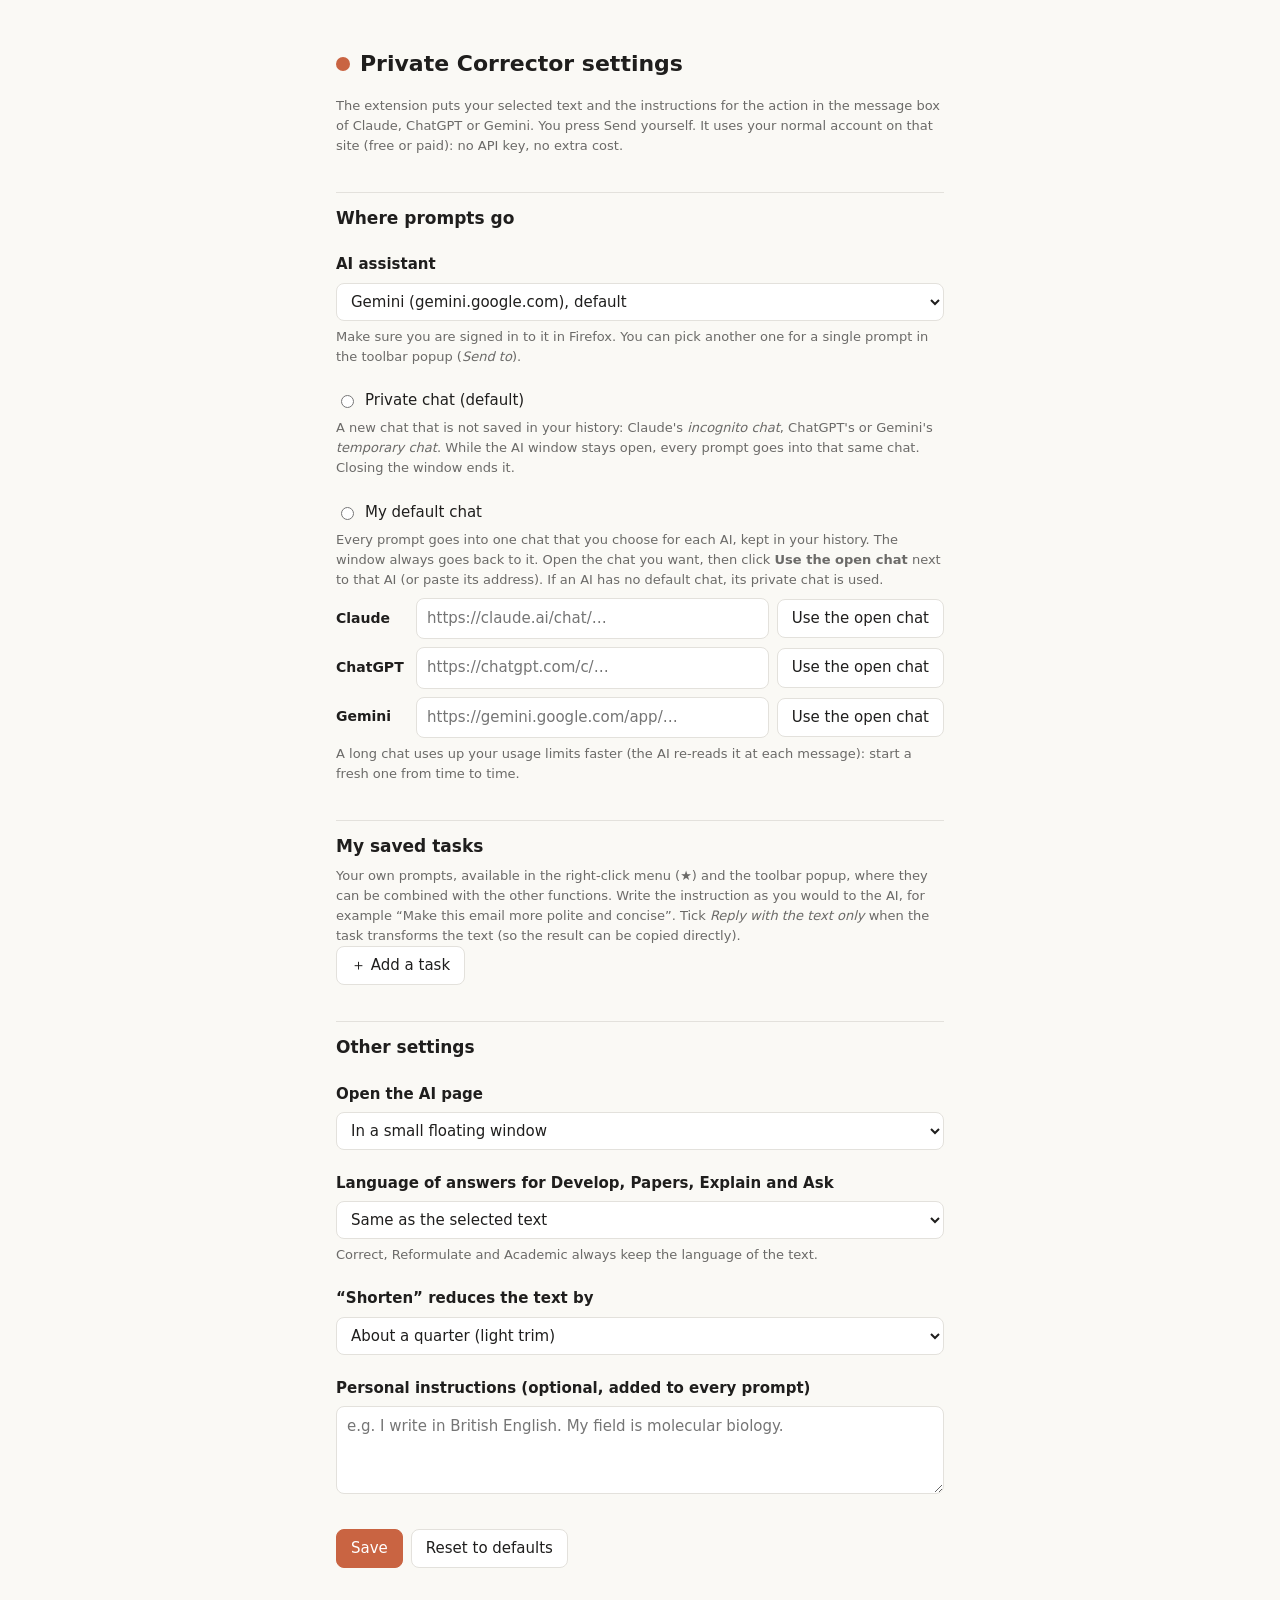
<file: extension/options/options.html>
<!doctype html>
<html lang="en">
<head>
  <meta charset="utf-8">
  <title>Private Corrector – Settings</title>
  <link rel="stylesheet" href="options.css">
</head>
<body>
  <main>
    <h1><span class="logo"></span> Private Corrector settings</h1>
    <p class="hint">The extension puts your selected text and the instructions for the action in the message box of Claude, ChatGPT or Gemini. You press Send yourself.
      It uses your normal account on that site (free or paid): no API key, no extra cost.</p>

    <section id="perm" class="warn" hidden>
      Firefox has not yet allowed this extension to fill in the message box on <span id="permSites">the AI sites</span>.
      <button id="grant" class="btn primary">Allow</button>
    </section>

    <h2>Where prompts go</h2>
    <label for="provider">AI assistant</label>
    <select id="provider">
      <option value="gemini">Gemini (gemini.google.com), default</option>
      <option value="claude">Claude (claude.ai)</option>
      <option value="chatgpt">ChatGPT (chatgpt.com)</option>
    </select>
    <p class="hint">Make sure you are signed in to it in Firefox. You can pick another one for a single prompt in the toolbar popup (<em>Send to</em>).</p>

    <label class="check"><input type="radio" name="destination" value="private"> Private chat (default)</label>
    <p class="hint">A new chat that is not saved in your history: Claude's <em>incognito chat</em>, ChatGPT's or Gemini's <em>temporary chat</em>.
      While the AI window stays open, every prompt goes into that same chat. Closing the window ends it.</p>

    <label class="check"><input type="radio" name="destination" value="chat"> My default chat</label>
    <p class="hint">Every prompt goes into one chat that you choose for each AI, kept in your history. The window always goes back to it.
      Open the chat you want, then click <strong>Use the open chat</strong> next to that AI (or paste its address). If an AI has no default chat, its private chat is used.</p>
    <div id="chats"></div>
    <p class="hint">A long chat uses up your usage limits faster (the AI re-reads it at each message): start a fresh one from time to time.</p>

    <h2>My saved tasks</h2>
    <p class="hint">Your own prompts, available in the right-click menu (★) and the toolbar popup, where they can be combined with the other functions.
      Write the instruction as you would to the AI, for example “Make this email more polite and concise”.
      Tick <em>Reply with the text only</em> when the task transforms the text (so the result can be copied directly).</p>
    <div id="tasks"></div>
    <button id="addTask" class="btn" type="button">＋ Add a task</button>

    <h2>Other settings</h2>
    <label for="openIn">Open the AI page</label>
    <select id="openIn">
      <option value="window">In a small floating window</option>
      <option value="foreground">In a new tab, and switch to it</option>
      <option value="background">In a new tab in the background</option>
    </select>

    <label for="answerLanguage">Language of answers for Develop, Papers, Explain and Ask</label>
    <select id="answerLanguage">
      <option value="same">Same as the selected text</option>
      <option value="English">English</option>
      <option value="French">French</option>
      <option value="Spanish">Spanish</option>
      <option value="German">German</option>
      <option value="Italian">Italian</option>
      <option value="Portuguese">Portuguese</option>
    </select>
    <p class="hint">Correct, Reformulate and Academic always keep the language of the text.</p>

    <label for="shortenAmount">“Shorten” reduces the text by</label>
    <select id="shortenAmount">
      <option value="about a quarter">About a quarter (light trim)</option>
      <option value="about a third">About a third</option>
      <option value="about half">About half</option>
      <option value="as much as possible while keeping every key point">As much as possible (key points only)</option>
    </select>

    <label for="customInstructions">Personal instructions (optional, added to every prompt)</label>
    <textarea id="customInstructions" rows="3" placeholder="e.g. I write in British English. My field is molecular biology."></textarea>


    <div class="row actions">
      <button id="save" class="btn primary">Save</button>
      <button id="reset" class="btn">Reset to defaults</button>
      <span id="status" class="status"></span>
    </div>
  </main>
  <script src="../common/compat.js"></script>
  <script src="../common/providers.js"></script>
  <script src="options.js"></script>
</body>
</html>
</file>
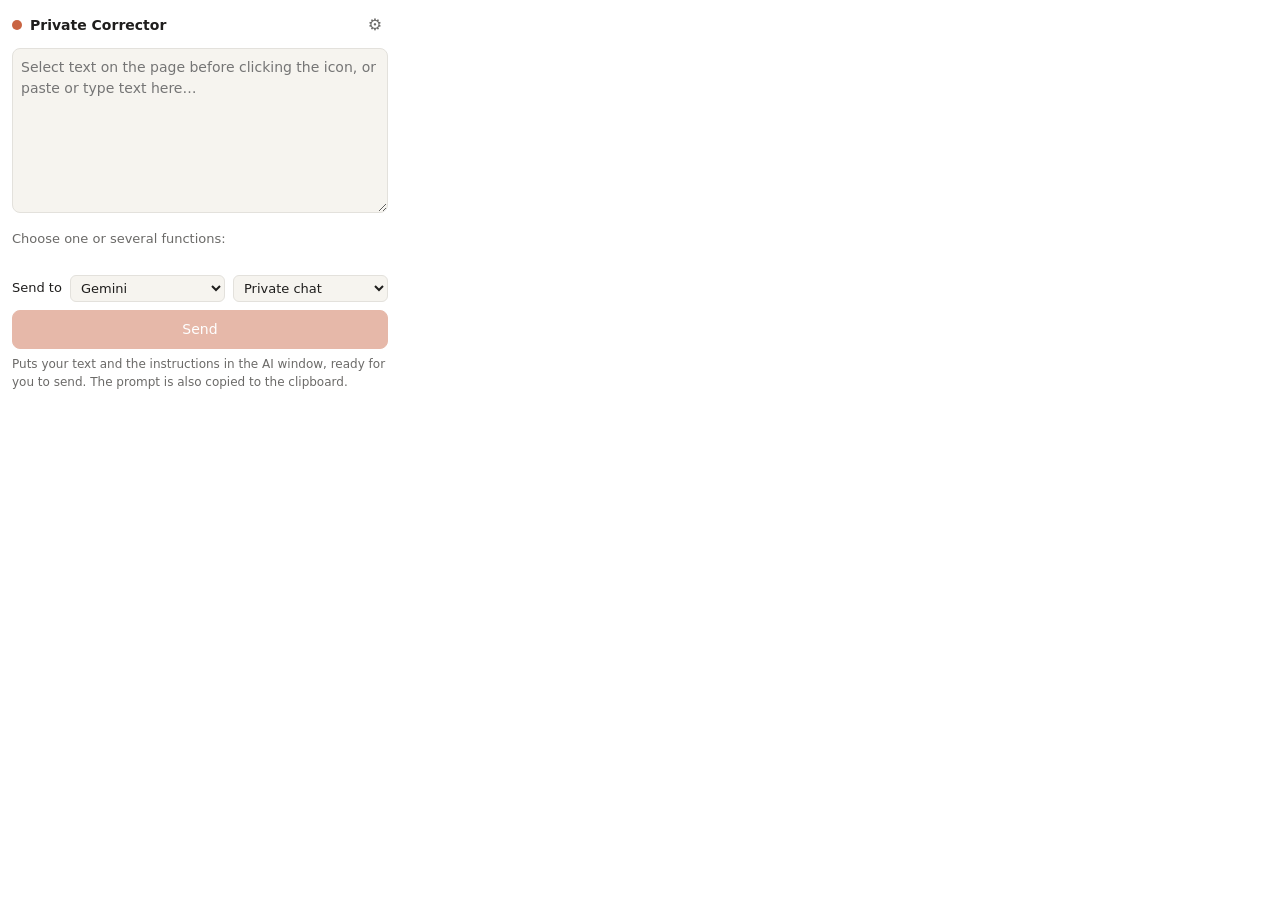
<file: extension/popup/popup.html>
<!doctype html>
<html lang="en">
<head>
  <meta charset="utf-8">
  <title>Private Corrector</title>
  <link rel="stylesheet" href="popup.css">
</head>
<body>
  <header>
    <span class="logo"></span>
    <strong>Private Corrector</strong>
    <span class="spacer"></span>
    <button id="settings" class="link" title="Settings">⚙</button>
  </header>
  <textarea id="input" rows="7" placeholder="Select text on the page before clicking the icon, or paste or type text here…"></textarea>
  <p id="loaded" class="hint" hidden></p>

  <p class="label">Choose one or several functions:</p>
  <div id="actions" class="actions"></div>
  <p class="label" id="mineLabel" hidden>My saved tasks:</p>
  <div id="mine" class="actions"></div>

  <div id="ask" class="ask" hidden>
    <textarea id="question" rows="2" placeholder="Your question or instruction (Enter to send)"></textarea>
    <div class="save-row">
      <button id="saveTaskOpen" class="link small" type="button">★ Save this as a task</button>
      <span id="saveTaskForm" hidden>
        <input id="saveTaskName" type="text" placeholder="Task name">
        <label class="small"><input id="saveTaskRewrite" type="checkbox"> reply with the text only</label>
        <button id="saveTaskBtn" class="btn small" type="button">Save</button>
      </span>
      <span id="saveTaskDone" class="small ok" hidden>Saved ✓</span>
    </div>
  </div>

  <div class="dest">
    <label for="destination">Send to</label>
    <select id="provider">
      <option value="gemini">Gemini</option>
      <option value="claude">Claude</option>
      <option value="chatgpt">ChatGPT</option>
    </select>
    <select id="destination">
      <option value="private">Private chat</option>
      <option value="chat">My default chat</option>
    </select>
  </div>
  <button id="go" class="btn primary go" disabled>Send</button>
  <div id="error" class="error" hidden></div>
  <p class="hint">Puts your text and the instructions in the AI window, ready for you to send. The prompt is also copied to the clipboard.</p>
  <script src="../common/compat.js"></script>
  <script src="../common/actions.js"></script>
  <script src="../common/providers.js"></script>
  <script src="popup.js"></script>
</body>
</html>
</file>
<file: extension/options/options.css>
:root { --bg: #faf9f5; --fg: #1f1e1d; --muted: #6b6a68; --border: #e3e1dc; --accent: #c96442; --soft: #ffffff; --warn: #fdf1d8; }
@media (prefers-color-scheme: dark) {
  :root { --bg: #1f1e1d; --fg: #ecebe8; --muted: #a3a29e; --border: #3d3c39; --soft: #2a2a28; --warn: #3d3220; }
}
* { box-sizing: border-box; }
body { margin: 0; background: var(--bg); color: var(--fg); font: 15px/1.55 system-ui, -apple-system, "Segoe UI", sans-serif; }
main { max-width: 640px; margin: 0 auto; padding: 32px 16px 64px; }
h1 { font-size: 22px; display: flex; align-items: center; gap: 10px; }
.logo { width: 14px; height: 14px; border-radius: 50%; background: var(--accent); display: inline-block; }
label { display: block; font-weight: 600; margin: 22px 0 6px; }
label.check { font-weight: 500; display: flex; gap: 8px; align-items: center; }
input[type=password], input[type=text], select, textarea {
  width: 100%; font: inherit; color: inherit; background: var(--soft); border: 1px solid var(--border); border-radius: 8px; padding: 8px 10px; }
.row { display: flex; gap: 8px; align-items: center; }
.row input { flex: 1; }
.hint { color: var(--muted); font-size: 13px; margin: 6px 0 0; }
a { color: var(--accent); }
.btn { font: inherit; color: inherit; border: 1px solid var(--border); background: var(--soft); border-radius: 8px; padding: 7px 14px; cursor: pointer; white-space: nowrap; }
.btn.primary { background: var(--accent); border-color: var(--accent); color: #fff; }
.actions { margin-top: 28px; }
.status { color: var(--muted); font-size: 14px; }
details { margin-top: 24px; }
summary { cursor: pointer; color: var(--muted); }
.warn { background: var(--warn); border-radius: 8px; padding: 12px; margin-top: 16px; display: flex; gap: 12px; align-items: center; justify-content: space-between; }
h2 { font-size: 17px; margin: 36px 0 4px; padding-top: 12px; border-top: 1px solid var(--border); }
input[type=radio] { accent-color: var(--accent); }
.task { border: 1px solid var(--border); background: var(--soft); border-radius: 10px; padding: 12px; margin: 12px 0; }
.task .row { margin-bottom: 8px; }
.task textarea { margin-bottom: 6px; }
.task label.check { margin: 4px 0 0; font-weight: 500; }
.btn.danger { color: #b3261e; }
[hidden] { display: none !important; }
.chatrow { margin-top: 8px; }
.pname { width: 72px; flex: none; font-weight: 600; font-size: 14px; }
</file>
<file: extension/popup/popup.css>
:root { --bg: #ffffff; --fg: #1f1e1d; --muted: #6b6a68; --border: #e3e1dc; --accent: #c96442; --soft: #f6f4ef; --err: #8a1c1c; --err-bg: #fbdcdc; }
@media (prefers-color-scheme: dark) {
  :root { --bg: #262624; --fg: #ecebe8; --muted: #a3a29e; --border: #3d3c39; --soft: #30302e; --err: #f2a5a5; --err-bg: #4a2222; }
}
* { box-sizing: border-box; }
body { width: 400px; margin: 0; padding: 12px; background: var(--bg); color: var(--fg); font: 14px/1.5 system-ui, -apple-system, "Segoe UI", sans-serif; }
header { display: flex; align-items: center; gap: 8px; margin-bottom: 10px; }
.logo { width: 10px; height: 10px; border-radius: 50%; background: var(--accent); }
.spacer { flex: 1; }
textarea, button { font: inherit; color: inherit; }
textarea { width: 100%; background: var(--soft); border: 1px solid var(--border); border-radius: 8px; padding: 8px; resize: vertical; }
.actions { display: flex; flex-wrap: wrap; gap: 6px; margin: 8px 0; }
.btn { border: 1px solid var(--border); background: var(--soft); border-radius: 8px; padding: 5px 10px; cursor: pointer; }
.btn:hover { border-color: var(--accent); }
.btn.primary { background: var(--accent); border-color: var(--accent); color: #fff; }
.link { background: none; border: none; cursor: pointer; font-size: 16px; color: var(--muted); }
.ask { display: flex; gap: 6px; margin-top: 8px; }
.ask textarea { flex: 1; }
.error { color: var(--err); background: var(--err-bg); padding: 8px; border-radius: 8px; }
.hint { color: var(--muted); font-size: 12px; margin: 6px 0 0; }
.label { margin: 10px 0 0; font-size: 13px; color: var(--muted); }
.chip { border: 1px solid var(--border); background: var(--soft); border-radius: 999px; padding: 4px 11px; cursor: pointer; font-size: 13px; }
.chip:hover { border-color: var(--accent); }
.chip.on { background: var(--accent); border-color: var(--accent); color: #fff; }
.chip.on::before { content: "✓ "; }
.go { width: 100%; margin-top: 8px; padding: 8px; }
.go:disabled { opacity: .45; cursor: default; }
[hidden] { display: none !important; }
.chip.mine { border-style: dashed; }
.chip.mine.on { border-style: solid; }
.small { font-size: 12px; }
.save-row { display: flex; flex-wrap: wrap; align-items: center; gap: 6px; margin-top: 4px; }
.save-row input[type=text] { font: inherit; font-size: 12px; color: inherit; background: var(--soft); border: 1px solid var(--border); border-radius: 6px; padding: 3px 6px; width: 130px; }
.ask { flex-direction: column; }
.ok { color: #2e7d32; }
.dest { display: flex; align-items: center; gap: 8px; margin-top: 10px; font-size: 13px; }
.dest select { flex: 1; min-width: 0; font: inherit; color: inherit; background: var(--soft); border: 1px solid var(--border); border-radius: 6px; padding: 4px 6px; }
</file>
